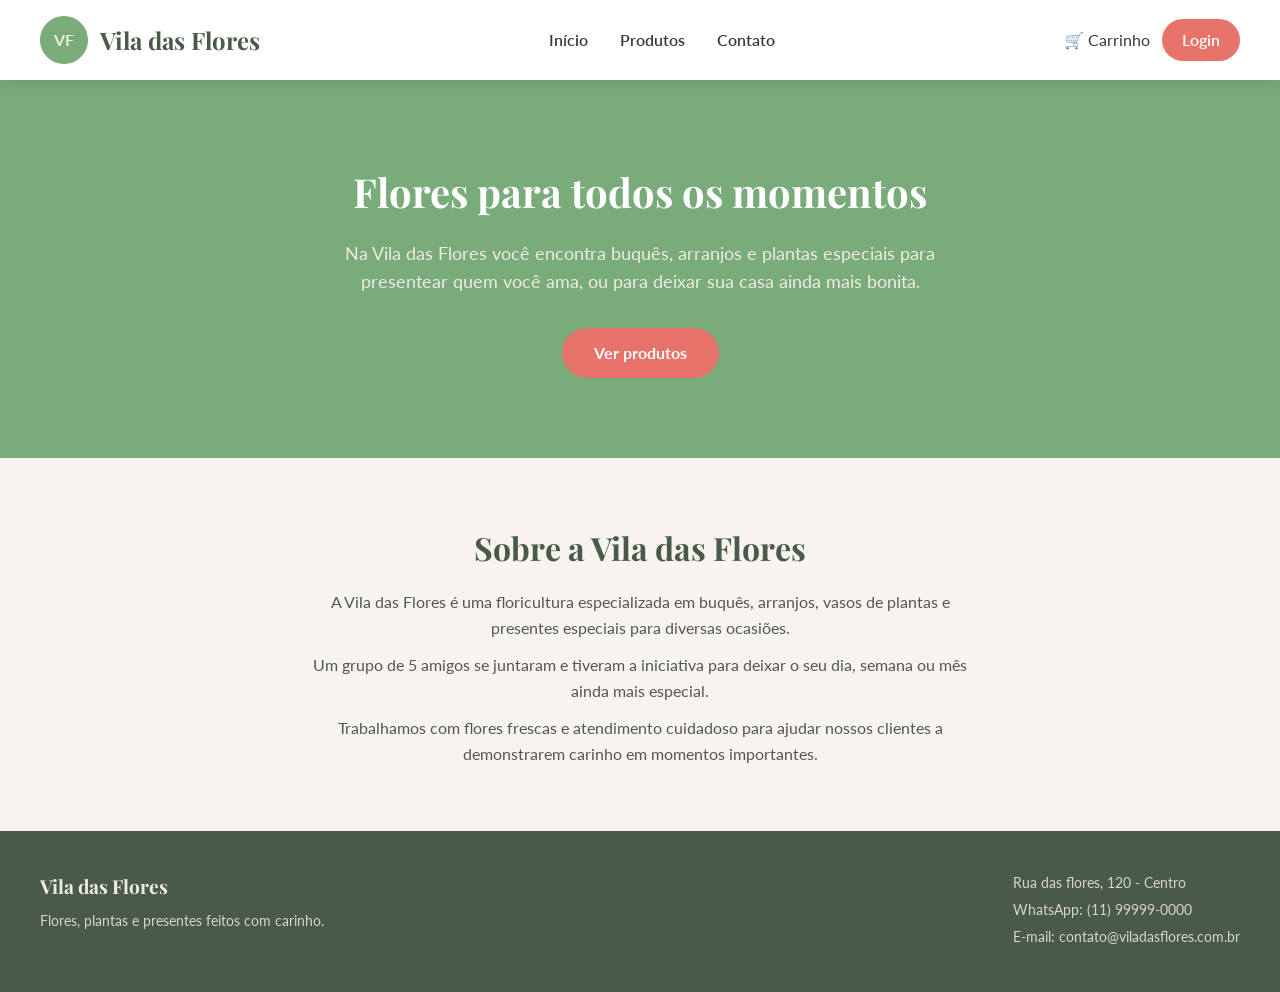
<file: index.html>
<!DOCTYPE html>
<html lang="pt-br">
<head>
    <meta charset="UTF-8">
    <meta name="viewport" content="width=device-width, initial-scale=1.0">
    <title>Vila das Flores</title>
    <link rel="preconnect" href="https://fonts.googleapis.com">
    <link href="https://fonts.googleapis.com/css2?family=Playfair+Display:wght@400;700&family=Lato:wght@400;600;700&display=swap" rel="stylesheet">
    <link rel="stylesheet" href="style.css">
</head>
<body>

<!-- Ícone de usuário logado OU botão de login -->
<div class="usuario-logado" id="iconeLogado" style="display:none" title="Logado">
    <svg xmlns="http://www.w3.org/2000/svg" viewBox="0 0 24 24" fill="currentColor" width="28" height="28">
        <circle cx="12" cy="8" r="4"/>
        <path d="M4 20c0-4 3.6-7 8-7s8 3 8 7"/>
    </svg>
</div>

<button id="btnSair" onclick="sair()" style="display:none">Sair</button>


<!--BANNER PRINCIPAL -->
<section class="banner">
    <div class="banner-texto">
        <h2>Flores para todos os momentos</h2>
        <p>Na Vila das Flores você encontra buquês, arranjos e plantas
      especiais para presentear quem você ama, ou para deixar sua casa ainda mais bonita.</p>
        <a href="produto_index.html">Ver produtos</a>
    </div>
</section>

<!--INFORMAÇÕES DA LOJA -->
<section class="sobre">
    <h2>Sobre a Vila das Flores</h2>
    <p>A Vila das Flores é uma floricultura especializada em buquês,
    arranjos, vasos de plantas e presentes especiais para diversas ocasiões.</p>
    <p>Um grupo de 5 amigos se juntaram e tiveram a iniciativa para deixar o seu dia, semana ou mês ainda mais especial.</p>
    <p>Trabalhamos com flores frescas e atendimento cuidadoso para ajudar
    nossos clientes a demonstrarem carinho em momentos importantes.</p>
</section>

<!-- SEÇÃO DE CONTATO -->
<footer id="contato">
    <div>
        <h3>Vila das Flores</h3>
        <p>Flores, plantas e presentes feitos com carinho.</p>
    </div>
    <div id="info-contato">
        <p>Rua das flores, 120 - Centro</p>
        <p>WhatsApp: (11) 99999-0000</p>
        <p>E-mail: contato@viladasflores.com.br</p>
    </div>
</footer>

<script src="nav.js"></script>
</body>
</html>
</file>
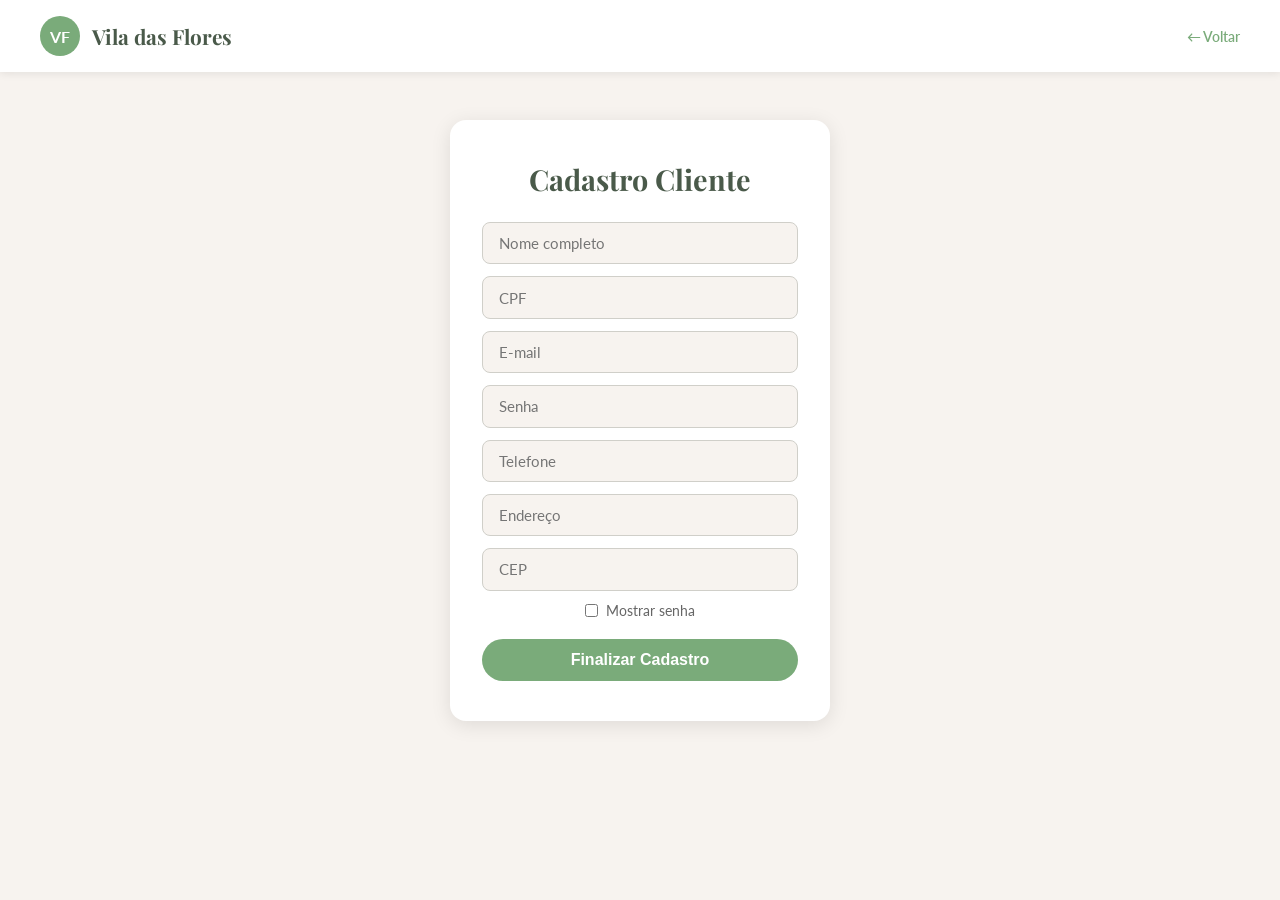
<file: Cadastro Cliente_Julia.html>
<!DOCTYPE html>
<html lang="pt-br">
<head>
    <meta charset="UTF-8">
    <meta name="viewport" content="width=device-width, initial-scale=1.0">
    <title>Cadastro Cliente – Vila das Flores</title>
    <link rel="preconnect" href="https://fonts.googleapis.com">
    <link href="https://fonts.googleapis.com/css2?family=Playfair+Display:wght@400;700&family=Lato:wght@400;600;700&display=swap" rel="stylesheet">
    <style>
        :root {
            --cor-primaria: #7aab7a;
            --cor-acento: #e8736a;
            --cor-fundo: #f7f3ef;
            --cor-escura: #4a5a4a;
            --cor-texto: #3a3a3a;
            --fonte-titulo: 'Playfair Display', serif;
            --fonte-corpo: 'Lato', sans-serif;
        }
        * { margin: 0; padding: 0; box-sizing: border-box; }
        body {
            font-family: var(--fonte-corpo);
            background-color: var(--cor-fundo);
            color: var(--cor-texto);
            min-height: 100vh;
            display: flex;
            flex-direction: column;
            align-items: center;
        }
        .topo {
            width: 100%;
            background: white;
            padding: 1rem 2.5rem;
            display: flex;
            align-items: center;
            gap: 0.75rem;
            box-shadow: 0 2px 8px rgba(0,0,0,0.08);
        }
        .logo-circulo {
            width: 40px; height: 40px;
            background: var(--cor-primaria);
            color: white;
            border-radius: 50%;
            display: flex; align-items: center; justify-content: center;
            font-weight: 700;
        }
        .topo h1 { font-family: var(--fonte-titulo); font-size: 1.3rem; color: var(--cor-escura); }
        .topo a { margin-left: auto; font-size: 0.9rem; color: var(--cor-primaria); font-weight: 600; text-decoration: none; }

        .container {
            background: white;
            padding: 2.5rem 2rem;
            width: 380px;
            margin: 3rem auto;
            border-radius: 16px;
            box-shadow: 0 4px 20px rgba(0,0,0,0.10);
            text-align: center;
        }
        .container h2 {
            font-family: var(--fonte-titulo);
            color: var(--cor-escura);
            font-size: 1.8rem;
            margin-bottom: 1.5rem;
        }
        input[type="text"], input[type="email"], input[type="password"] {
            width: 100%;
            padding: 0.7rem 1rem;
            margin-bottom: 0.75rem;
            border: 1.5px solid #d0cfc9;
            border-radius: 8px;
            font-family: var(--fonte-corpo);
            font-size: 0.95rem;
            background: var(--cor-fundo);
            color: var(--cor-texto);
            outline: none;
            transition: border 0.2s;
        }
        input:focus { border-color: var(--cor-primaria); }
        .label-checkbox {
            display: flex; align-items: center; gap: 0.5rem;
            font-size: 0.85rem; color: #666;
            margin-bottom: 1.25rem; justify-content: center;
        }
        .btn-principal {
            width: 100%; padding: 0.75rem;
            background: var(--cor-primaria); color: white;
            border: none; border-radius: 999px;
            font-weight: 700; font-size: 1rem;
            cursor: pointer; transition: opacity 0.2s;
        }
        .btn-principal:hover { opacity: 0.85; }
    </style>
</head>
<body>

<div class="topo">
    <div class="logo-circulo">VF</div>
    <h1>Vila das Flores</h1>
    <a href="Login_julia.html">← Voltar</a>
</div>

<div class="container">
    <h2>Cadastro Cliente</h2>

    <input type="text" id="nome" placeholder="Nome completo"
        oninput="this.value=this.value.replace(/[^A-Za-zÀ-ÿ\s]/g,'')">
    <input type="text" id="cpf" placeholder="CPF" maxlength="11"
        oninput="this.value=this.value.replace(/[^0-9]/g,'')">
    <input type="email" id="email" placeholder="E-mail">
    <input type="password" id="senha" placeholder="Senha">
    <input type="text" id="telefone" placeholder="Telefone" maxlength="11"
        oninput="this.value=this.value.replace(/[^0-9]/g,'')">
    <input type="text" id="endereco" placeholder="Endereço">
    <input type="text" id="cep" placeholder="CEP" maxlength="8"
        oninput="this.value=this.value.replace(/[^0-9]/g,'')">

    <label class="label-checkbox">
        <input type="checkbox" onclick="mostrarSenha()">
        Mostrar senha
    </label>

    <button class="btn-principal" onclick="cadastroClientes()">Finalizar Cadastro</button>
</div>

<script src="cadastroCliente.js"></script>
<script>
function mostrarSenha() {
    let s = document.getElementById("senha");
    s.type = s.type === "password" ? "text" : "password";
}
</script>
</body>
</html>
</file>
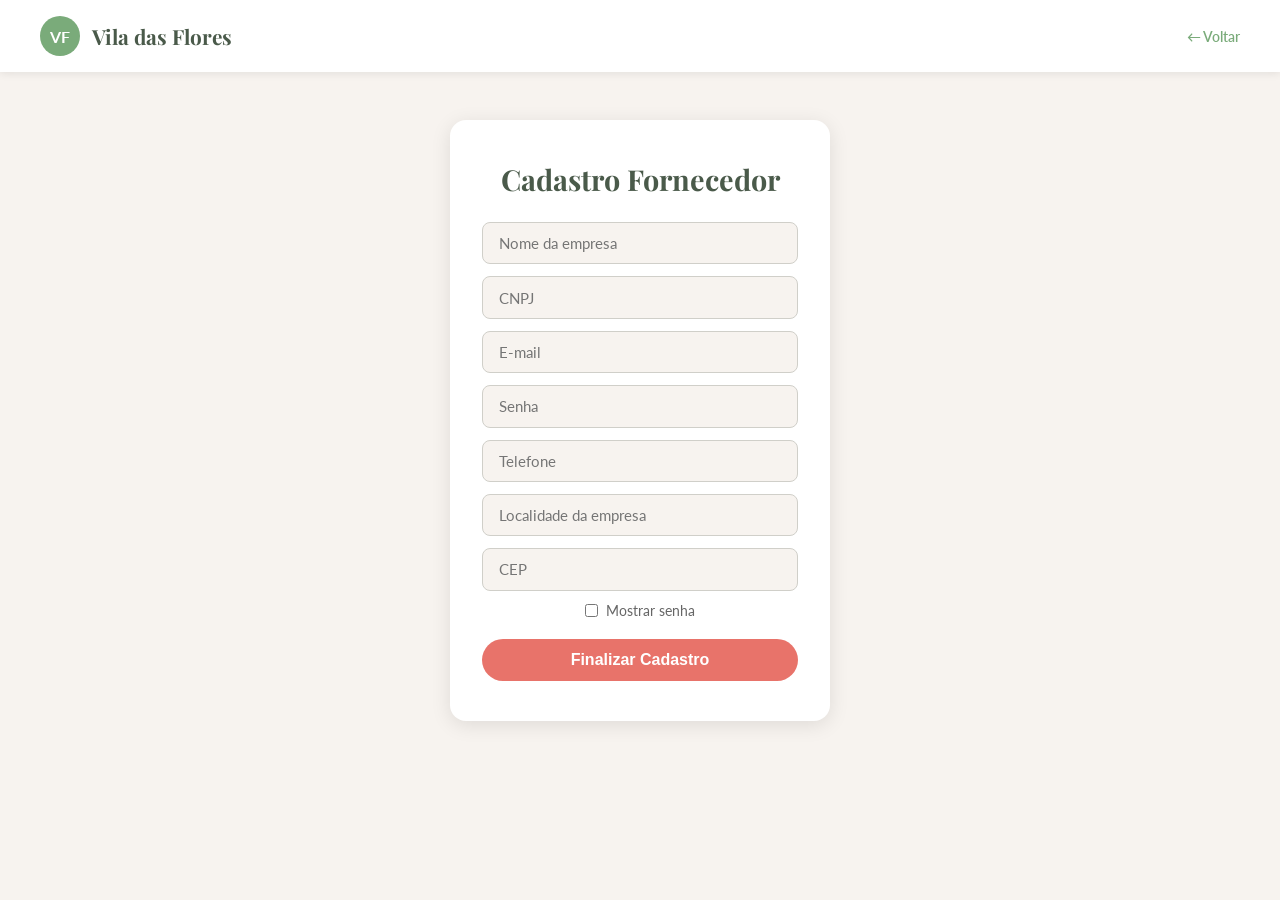
<file: Cadastro Fornecedor_julia.html>
<!DOCTYPE html>
<html lang="pt-br">
<head>
    <meta charset="UTF-8">
    <meta name="viewport" content="width=device-width, initial-scale=1.0">
    <title>Cadastro Fornecedor – Vila das Flores</title>
    <link rel="preconnect" href="https://fonts.googleapis.com">
    <link href="https://fonts.googleapis.com/css2?family=Playfair+Display:wght@400;700&family=Lato:wght@400;600;700&display=swap" rel="stylesheet">
    <style>
        :root {
            --cor-primaria: #7aab7a;
            --cor-acento: #e8736a;
            --cor-fundo: #f7f3ef;
            --cor-escura: #4a5a4a;
            --cor-texto: #3a3a3a;
            --fonte-titulo: 'Playfair Display', serif;
            --fonte-corpo: 'Lato', sans-serif;
        }
        * { margin: 0; padding: 0; box-sizing: border-box; }
        body {
            font-family: var(--fonte-corpo);
            background-color: var(--cor-fundo);
            color: var(--cor-texto);
            min-height: 100vh;
            display: flex;
            flex-direction: column;
            align-items: center;
        }
        .topo {
            width: 100%;
            background: white;
            padding: 1rem 2.5rem;
            display: flex;
            align-items: center;
            gap: 0.75rem;
            box-shadow: 0 2px 8px rgba(0,0,0,0.08);
        }
        .logo-circulo {
            width: 40px; height: 40px;
            background: var(--cor-primaria);
            color: white;
            border-radius: 50%;
            display: flex; align-items: center; justify-content: center;
            font-weight: 700;
        }
        .topo h1 { font-family: var(--fonte-titulo); font-size: 1.3rem; color: var(--cor-escura); }
        .topo a { margin-left: auto; font-size: 0.9rem; color: var(--cor-primaria); font-weight: 600; text-decoration: none; }

        .container {
            background: white;
            padding: 2.5rem 2rem;
            width: 380px;
            margin: 3rem auto;
            border-radius: 16px;
            box-shadow: 0 4px 20px rgba(0,0,0,0.10);
            text-align: center;
        }
        .container h2 {
            font-family: var(--fonte-titulo);
            color: var(--cor-escura);
            font-size: 1.8rem;
            margin-bottom: 1.5rem;
        }
        input[type="text"], input[type="email"], input[type="password"] {
            width: 100%;
            padding: 0.7rem 1rem;
            margin-bottom: 0.75rem;
            border: 1.5px solid #d0cfc9;
            border-radius: 8px;
            font-family: var(--fonte-corpo);
            font-size: 0.95rem;
            background: var(--cor-fundo);
            color: var(--cor-texto);
            outline: none;
            transition: border 0.2s;
        }
        input:focus { border-color: var(--cor-primaria); }
        .label-checkbox {
            display: flex; align-items: center; gap: 0.5rem;
            font-size: 0.85rem; color: #666;
            margin-bottom: 1.25rem; justify-content: center;
        }
        .btn-principal {
            width: 100%; padding: 0.75rem;
            background: var(--cor-acento); color: white;
            border: none; border-radius: 999px;
            font-weight: 700; font-size: 1rem;
            cursor: pointer; transition: opacity 0.2s;
        }
        .btn-principal:hover { opacity: 0.85; }
    </style>
</head>
<body>

<div class="topo">
    <div class="logo-circulo">VF</div>
    <h1>Vila das Flores</h1>
    <a href="Login_julia.html">← Voltar</a>
</div>

<div class="container">
    <h2>Cadastro Fornecedor</h2>

    <input type="text" id="nome" placeholder="Nome da empresa">
    <input type="text" id="cnpj" placeholder="CNPJ" maxlength="14"
        oninput="this.value=this.value.replace(/[^0-9]/g,'')">
    <input type="email" id="email" placeholder="E-mail">
    <input type="password" id="senha" placeholder="Senha">
    <input type="text" id="telefone" placeholder="Telefone" maxlength="11"
        oninput="this.value=this.value.replace(/[^0-9]/g,'')">
    <input type="text" id="localidade" placeholder="Localidade da empresa">
    <input type="text" id="cep" placeholder="CEP" maxlength="8"
        oninput="this.value=this.value.replace(/[^0-9]/g,'')">

    <label class="label-checkbox">
        <input type="checkbox" onclick="mostrarSenha()">
        Mostrar senha
    </label>

    <button class="btn-principal" onclick="cadastrarFornecedor()">Finalizar Cadastro</button>
</div>

<script src="cadastroFornecedor.js"></script>
<script>
function mostrarSenha() {
    let s = document.getElementById("senha");
    s.type = s.type === "password" ? "text" : "password";
}
</script>
</body>
</html>
</file>
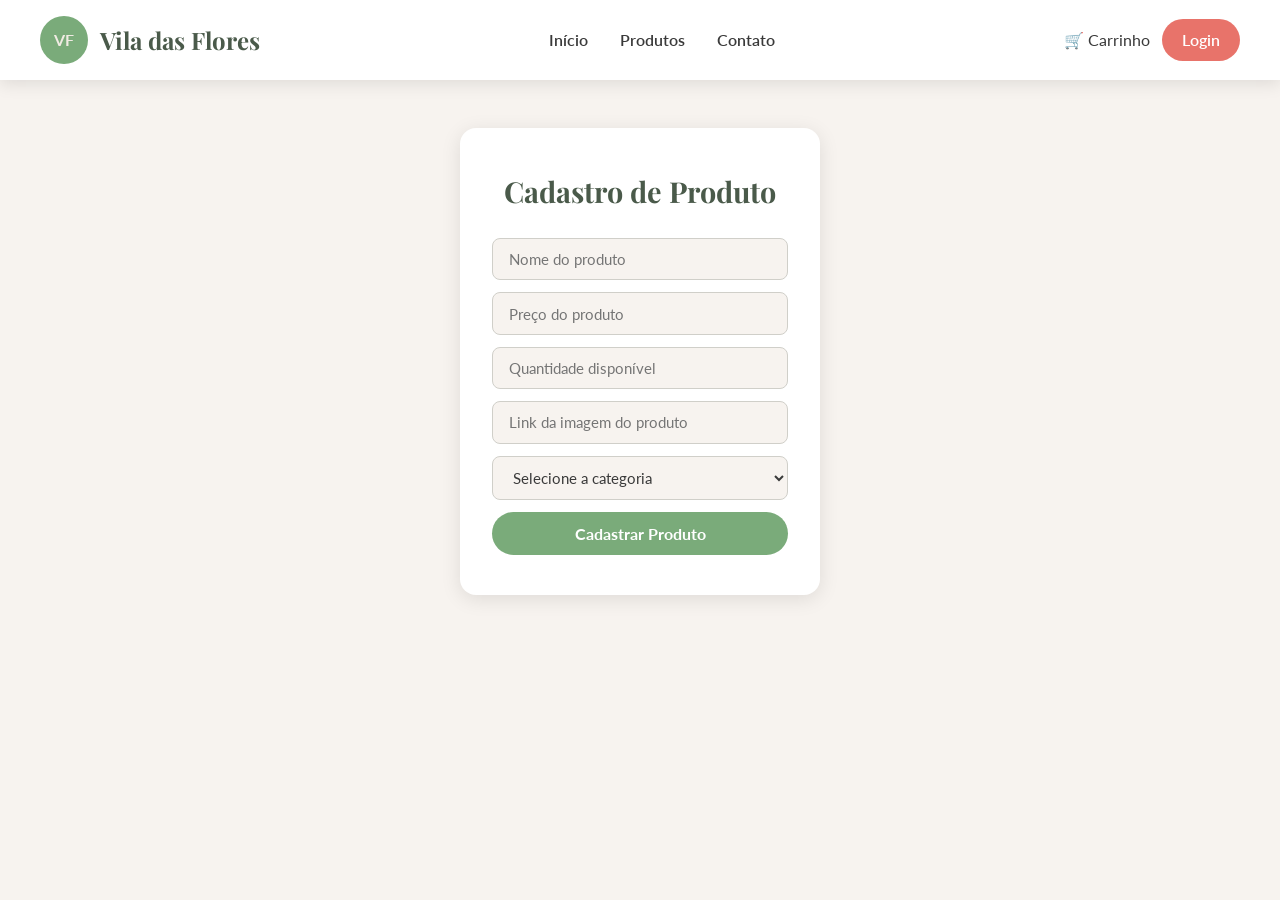
<file: cadastroProdutos.html>
<!DOCTYPE html>
<html lang="pt-br">
<head>
    <link rel="preconnect" href="https://fonts.googleapis.com">
    <link href="https://fonts.googleapis.com/css2?family=Playfair+Display:wght@400;700&family=Lato:wght@400;600;700&display=swap" rel="stylesheet">
    <link rel="stylesheet" href="style.css"> 
</head>
<meta charset="UTF-8">
<meta name="viewport" content="width=device-width, initial-scale=1.0">

<title>Cadastro de Produtos</title>

<style>

    body {
        font-family: var(--fonte-corpo);
        background-color: var(--cor-fundo);
        color: var(--cor-texto);
        min-height: 100vh;
        margin: 0;
        padding: 0;
    }

    .container {
        width: 360px;
        background: white;
        margin: 3rem auto;
        padding: 2.5rem 2rem;
        border-radius: 16px;
        box-shadow: 0 4px 20px rgba(0,0,0,0.10);
        text-align: center;
    }

    .container h2 {
        font-family: var(--fonte-titulo);
        color: var(--cor-escura);
        font-size: 1.8rem;
        margin-bottom: 1.5rem;
    }

    input,
    select {
        width: 100%;
        padding: 0.7rem 1rem;
        margin-bottom: 0.75rem;
        border: 1.5px solid #d0cfc9;
        border-radius: 8px;
        box-sizing: border-box;
        font-family: var(--fonte-corpo);
        font-size: 0.95rem;
        background: var(--cor-fundo);
        color: var(--cor-texto);
        outline: none;
        transition: border 0.2s;
    }

    input:focus,
    select:focus {
        border-color: var(--cor-primaria);
    }

    button {
        width: 100%;
        padding: 0.75rem;
        border: none;
        border-radius: 999px;
        background: var(--cor-primaria);
        color: white;
        font-family: var(--fonte-corpo);
        font-weight: 700;
        font-size: 1rem;
        cursor: pointer;
        transition: opacity 0.2s;
    }

    button:hover {
        opacity: 0.85;
    }
</style>

    </head>

<body>

<div class="container">

<h2>Cadastro de Produto</h2>

<input type="text"
id="nomeProduto"
placeholder="Nome do produto"
required>

<input type="number"
id="precoProduto"
placeholder="Preço do produto"
required>

    <input
        type="number"
        id="quantidadeProduto"
        placeholder="Quantidade disponível"
        min="1"
         required
    >
    <input
        type="url"
        id="imagemProduto"
        placeholder="Link da imagem do produto"
    >

<select id="categoria">
    <option value="">Selecione a categoria</option>
    <option value="Flores">Flores</option>
    <option value="Buquês">Buquês</option>
    <option value="Vasos">Vasos</option>
    <option value="Decoração">Decoração</option>
</select>

<button onclick="cadastrarProduto()">
Cadastrar Produto
</button>

</div>
<script src="nav.js"></script>
<script src="cadastroProdutos.js"></script>

</body>
</html>
</file>
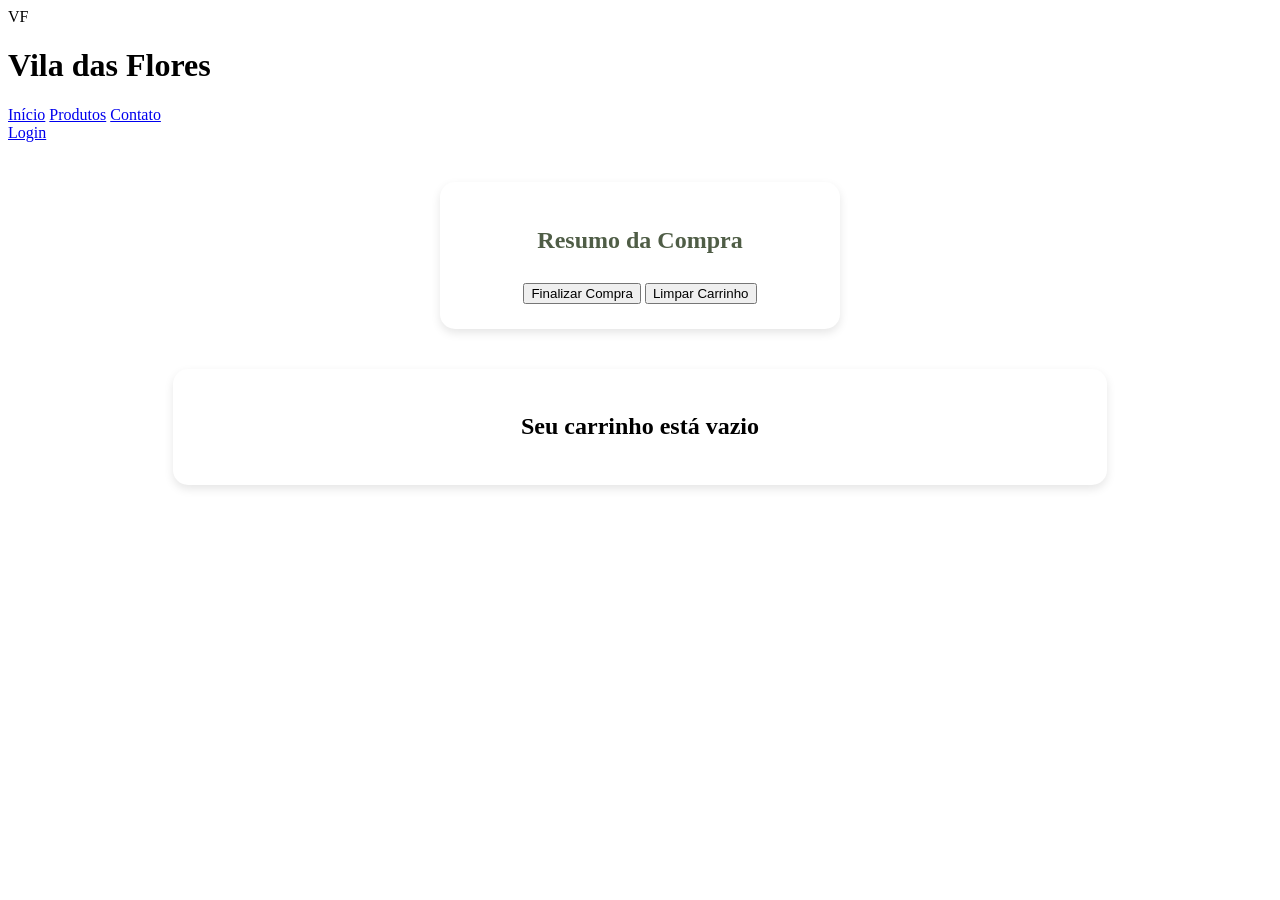
<file: carrinho.html>
<!DOCTYPE html>
<html lang="pt-br">
<head>
    <meta charset="UTF-8">
    <meta name="viewport" content="width=device-width, initial-scale=1.0">
    <title>Carrinho – Vila das Flores</title>
    <link rel="preconnect" href="https://fonts.googleapis.com">
    <link href="https://fonts.googleapis.com/css2?family=Playfair+Display:wght@400;700&family=Lato:wght@400;600;700&display=swap" rel="stylesheet">
    <link rel="stylesheet" href="carrinho.css">
</head>
<body>

    <div id="resumo">
        <h2>Resumo da Compra</h2>
        <p id="quantidadeItens"></p>
        <h3 id="total"></h3>
        <button onclick="finalizarCompra()">Finalizar Compra</button>
        <button onclick="limparCarrinho()">Limpar Carrinho</button>
    </div>

    <div id="carrinho"></div>

    <script src="nav.js"></script>
    <script src="carrinho.js"></script>
</body>
</html>
</file>
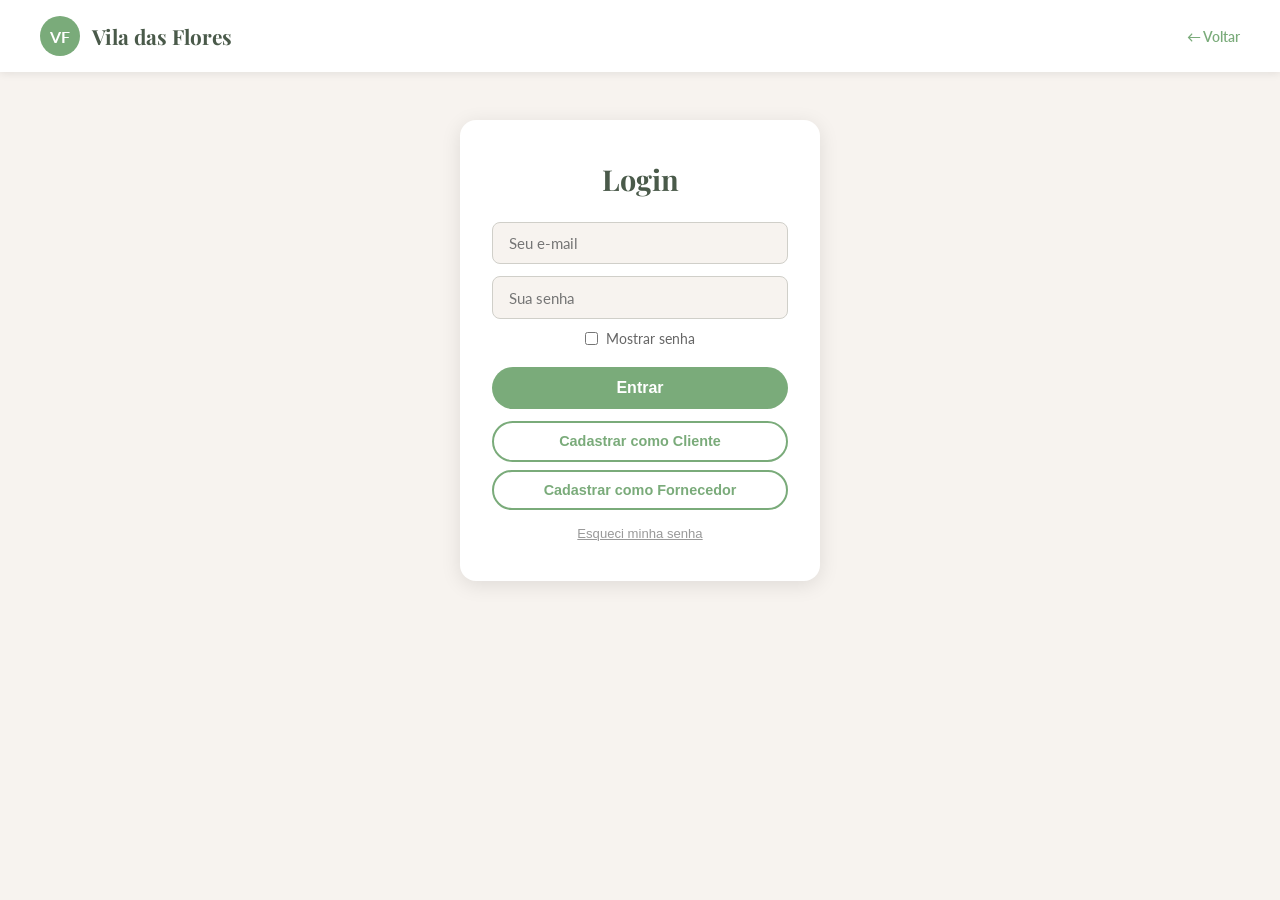
<file: Login_julia.html>
<!DOCTYPE html>
<html lang="pt-br">
<head>
    <meta charset="UTF-8">
    <meta name="viewport" content="width=device-width, initial-scale=1.0">
    <title>Login – Vila das Flores</title>
    <link rel="preconnect" href="https://fonts.googleapis.com">
    <link href="https://fonts.googleapis.com/css2?family=Playfair+Display:wght@400;700&family=Lato:wght@400;600;700&display=swap" rel="stylesheet">
    <style>
        :root {
            --cor-primaria: #7aab7a;
            --cor-acento: #e8736a;
            --cor-fundo: #f7f3ef;
            --cor-escura: #4a5a4a;
            --cor-texto: #3a3a3a;
            --fonte-titulo: 'Playfair Display', serif;
            --fonte-corpo: 'Lato', sans-serif;
        }

        * { margin: 0; padding: 0; box-sizing: border-box; }

        body {
            font-family: var(--fonte-corpo);
            background-color: var(--cor-fundo);
            color: var(--cor-texto);
            min-height: 100vh;
            display: flex;
            flex-direction: column;
            align-items: center;
        }

        /* mini header */
        .topo {
            width: 100%;
            background: white;
            padding: 1rem 2.5rem;
            display: flex;
            align-items: center;
            gap: 0.75rem;
            box-shadow: 0 2px 8px rgba(0,0,0,0.08);
        }
        .logo-circulo {
            width: 40px; height: 40px;
            background: var(--cor-primaria);
            color: white;
            border-radius: 50%;
            display: flex; align-items: center; justify-content: center;
            font-weight: 700;
        }
        .topo h1 {
            font-family: var(--fonte-titulo);
            font-size: 1.3rem;
            color: var(--cor-escura);
        }
        .topo a { margin-left: auto; font-size: 0.9rem; color: var(--cor-primaria); font-weight: 600; text-decoration: none; }

        /* card */
        .container {
            background: white;
            padding: 2.5rem 2rem;
            width: 360px;
            margin: 3rem auto;
            border-radius: 16px;
            box-shadow: 0 4px 20px rgba(0,0,0,0.10);
            text-align: center;
        }

        .container h2 {
            font-family: var(--fonte-titulo);
            color: var(--cor-escura);
            font-size: 1.8rem;
            margin-bottom: 1.5rem;
        }

        input[type="email"],
        input[type="password"],
        input[type="text"] {
            width: 100%;
            padding: 0.7rem 1rem;
            margin-bottom: 0.75rem;
            border: 1.5px solid #d0cfc9;
            border-radius: 8px;
            font-family: var(--fonte-corpo);
            font-size: 0.95rem;
            background: var(--cor-fundo);
            color: var(--cor-texto);
            outline: none;
            transition: border 0.2s;
        }
        input:focus { border-color: var(--cor-primaria); }

        .label-checkbox {
            display: flex;
            align-items: center;
            gap: 0.5rem;
            font-size: 0.85rem;
            color: #666;
            margin-bottom: 1.25rem;
            justify-content: center;
        }

        .btn-principal {
            width: 100%;
            padding: 0.75rem;
            background: var(--cor-primaria);
            color: white;
            border: none;
            border-radius: 999px;
            font-weight: 700;
            font-size: 1rem;
            cursor: pointer;
            margin-bottom: 0.75rem;
            transition: opacity 0.2s;
        }
        .btn-principal:hover { opacity: 0.85; }

        .btn-secundario {
            width: 100%;
            padding: 0.65rem;
            background: transparent;
            color: var(--cor-primaria);
            border: 2px solid var(--cor-primaria);
            border-radius: 999px;
            font-weight: 600;
            font-size: 0.9rem;
            cursor: pointer;
            margin-bottom: 0.5rem;
            transition: background 0.2s, color 0.2s;
        }
        .btn-secundario:hover { background: var(--cor-primaria); color: white; }

        .btn-link {
            background: none;
            border: none;
            color: #999;
            font-size: 0.82rem;
            cursor: pointer;
            margin-top: 0.5rem;
            text-decoration: underline;
        }

        .balao {
            margin-top: 1rem;
            background: #f0faf0;
            border: 1px solid var(--cor-primaria);
            padding: 1rem;
            border-radius: 10px;
            display: none;
            animation: aparecer 0.4s;
            font-size: 0.9rem;
        }

        @keyframes aparecer {
            from { opacity: 0; transform: translateY(-8px); }
            to   { opacity: 1; transform: translateY(0); }
        }
    </style>
</head>
<body>

<div class="topo">
    <div class="logo-circulo">VF</div>
    <h1>Vila das Flores</h1>
    <a href="index.html">← Voltar</a>
</div>

<div class="container">
    <h2>Login</h2>

    <input type="email" id="email" placeholder="Seu e-mail">
    <input type="password" id="senha" placeholder="Sua senha">

    <label class="label-checkbox">
        <input type="checkbox" onclick="mostrarSenha()">
        Mostrar senha
    </label>

    <button class="btn-principal" onclick="entrar()">Entrar</button>
    <button class="btn-secundario" onclick="window.location.href='Cadastro Cliente_Julia.html'">Cadastrar como Cliente</button>
    <button class="btn-secundario" onclick="window.location.href='Cadastro Fornecedor_julia.html'">Cadastrar como Fornecedor</button>
    <button class="btn-link" onclick="recuperarSenha()">Esqueci minha senha</button>

    <div class="balao" id="balaoSenha"></div>
</div>

<script src="Login.js"></script>
<script>
function mostrarSenha() {
    let senha = document.getElementById("senha");
    senha.type = senha.type === "password" ? "text" : "password";
}

function recuperarSenha() {
    let email = prompt("Digite seu email cadastrado:");
    if (!email) return;
    let usuario = JSON.parse(localStorage.getItem(email));
    let balao = document.getElementById("balaoSenha");
    balao.style.display = "block";
    if (usuario) {
        balao.innerHTML = `<strong>Usuário encontrado</strong><br>Nome: ${usuario.nome}<br>Senha: ${usuario.senha}`;
    } else {
        balao.innerHTML = `<strong>Email não encontrado.</strong>`;
    }
}
</script>
</body>
</html>
</file>
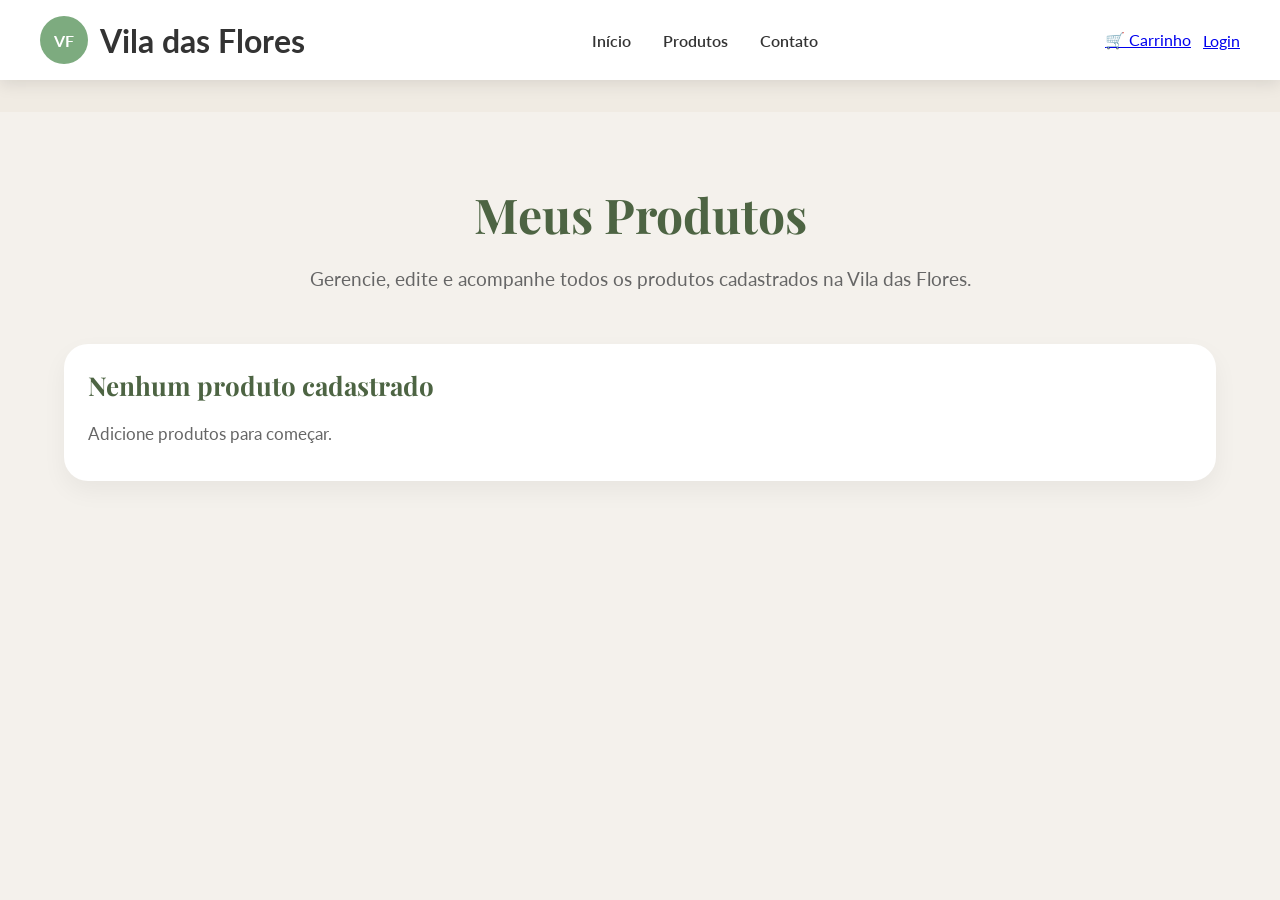
<file: meusProdutos.html>
<!DOCTYPE html>
<html lang="pt-br">

<head>

    <meta charset="UTF-8">

    <meta
        name="viewport"
        content="width=device-width, initial-scale=1.0"
    >

    <title>Meus Produtos</title>

    <!-- FONTES -->

    <link
        rel="preconnect"
        href="https://fonts.googleapis.com"
    >

    <link
        href="https://fonts.googleapis.com/css2?family=Playfair+Display:wght@400;700&family=Lato:wght@400;600;700&display=swap"
        rel="stylesheet"
    >

    <!-- CSS -->

    <link
        rel="stylesheet"
        href="meusProdutos.css"
    >

</head>

<body>

    <!-- TOPO -->

    <section class="topo">

        <h1>
            Meus Produtos
        </h1>

        <p>
            Gerencie, edite e acompanhe todos
            os produtos cadastrados na
            Vila das Flores.
        </p>

    </section>

    <!-- PRODUTOS -->

    <main>

        <section
            id="listaProdutos"
            class="grid-produtos"
        >

        </section>

    </main>

    <!-- JS -->
    <script src="nav.js"></script>
    <script src="meusProdutos.js"></script>

</body>

</html>
</file>
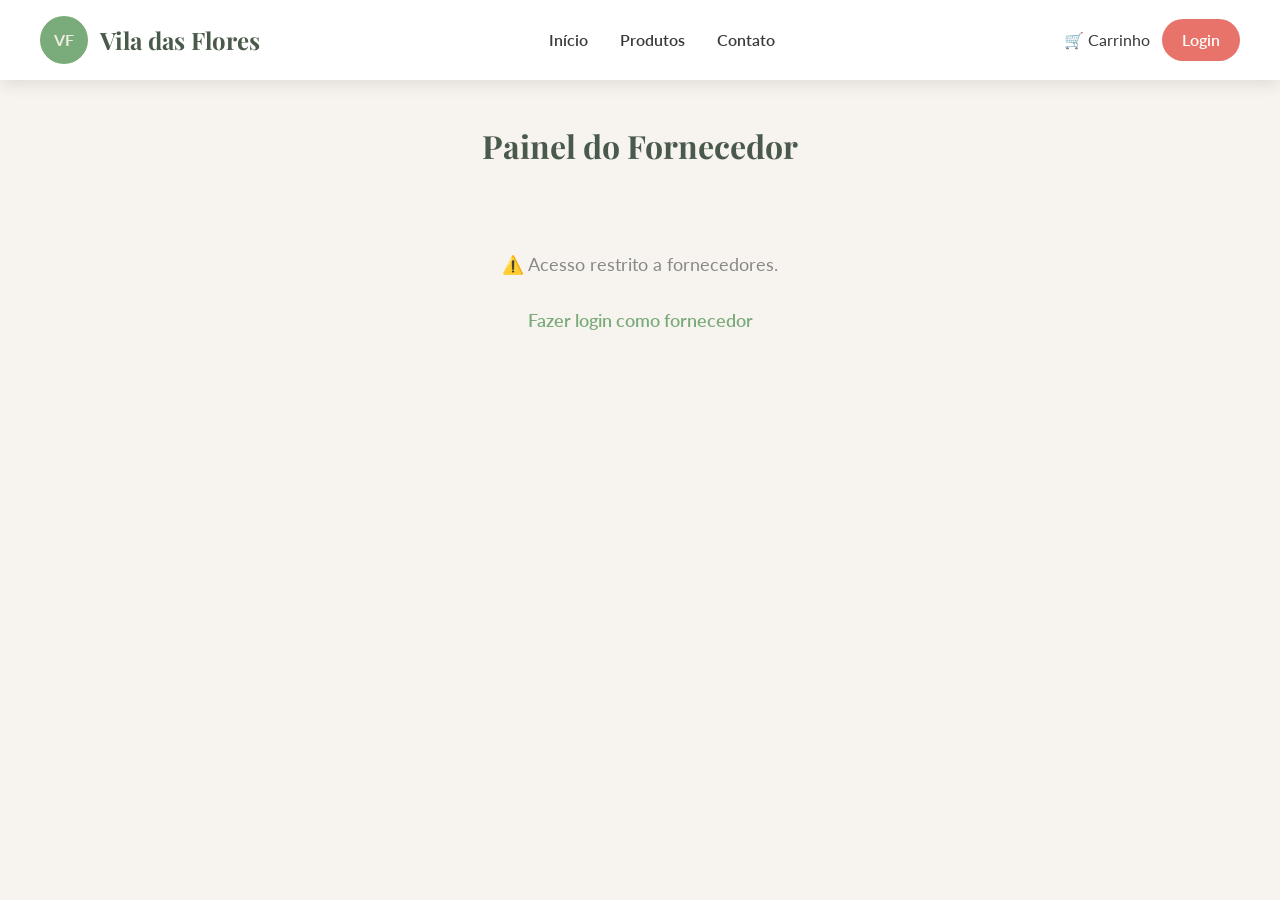
<file: relatorioFornecedor.html>
<!DOCTYPE html>
<html lang="pt-br">
<head>
    <meta charset="UTF-8">
    <meta name="viewport" content="width=device-width, initial-scale=1.0">
    <title>Relatório – Vila das Flores</title>
    <link rel="preconnect" href="https://fonts.googleapis.com">
    <link href="https://fonts.googleapis.com/css2?family=Playfair+Display:wght@400;700&family=Lato:wght@400;600;700&display=swap" rel="stylesheet">
    <link rel="stylesheet" href="style.css">
    <style>
        .page-title {
            text-align: center;
            padding: 2.5rem 1rem 1rem;
            font-family: var(--fonte-titulo);
            font-size: 2rem;
            color: var(--cor-escura);
        }
        .container {
            width: 90%;
            max-width: 1100px;
            margin: 0 auto 3rem;
        }
        .cards {
            display: grid;
            grid-template-columns: repeat(auto-fit, minmax(200px, 1fr));
            gap: 1.25rem;
            margin-bottom: 2.5rem;
        }
        .card {
            background: white;
            padding: 1.5rem;
            border-radius: 14px;
            box-shadow: 0 4px 16px rgba(0,0,0,0.08);
            text-align: center;
            transition: transform 0.25s;
        }
        .card:hover { transform: translateY(-4px); }
        .card h2 { color: var(--cor-escura); font-size: 1rem; margin-bottom: 0.75rem; font-weight: 600; }
        .card p { font-size: 2rem; font-weight: 700; color: var(--cor-primaria); }
        .section-title {
            font-family: var(--fonte-titulo);
            font-size: 1.4rem;
            color: var(--cor-escura);
            margin-bottom: 1.25rem;
        }
        #listaProdutos {
            display: grid;
            grid-template-columns: repeat(auto-fit, minmax(240px, 1fr));
            gap: 1.25rem;
        }
        .produto-relatorio {
            background: white;
            padding: 1.25rem;
            border-radius: 14px;
            box-shadow: 0 4px 16px rgba(0,0,0,0.08);
        }
        .produto-relatorio h3 { color: var(--cor-escura); font-family: var(--fonte-titulo); margin-bottom: 0.5rem; }
        .produto-relatorio p { font-size: 0.9rem; color: #666; margin: 4px 0; }
        .produto-relatorio button {
            margin-top: 0.75rem;
            background: var(--cor-acento);
            color: white;
            border: none;
            padding: 0.5rem 1rem;
            border-radius: 999px;
            cursor: pointer;
            font-weight: 600;
            font-size: 0.85rem;
        }
        .sem-acesso {
            text-align: center;
            padding: 4rem 2rem;
            font-size: 1.1rem;
            color: #888;
        }
    </style>
</head>
<body>

<script src="nav.js"></script>

<h1 class="page-title">Painel do Fornecedor</h1>
<div class="container" id="conteudo"></div>

<script>
    let tipo = localStorage.getItem("tipoUsuario");
    let fornecedorLogado = localStorage.getItem("fornecedorLogado");
    let conteudo = document.getElementById("conteudo");

    if (tipo !== "fornecedor") {
        conteudo.innerHTML = `<div class="sem-acesso">
            <p>⚠️ Acesso restrito a fornecedores.</p>
            <br>
            <a href="Login_julia.html" style="color: var(--cor-primaria); font-weight:600;">Fazer login como fornecedor</a>
        </div>`;
    } else {
        // 1. Cria o HTML dos cards e lista primeiro
        conteudo.innerHTML = `
            <div class="cards">
                <div class="card"><h2>Total de Produtos</h2><p id="totalProdutos">0</p></div>
                <div class="card"><h2>Valor Total em Estoque</h2><p id="valorTotal">R$ 0</p></div>
                <div class="card"><h2>Categorias</h2><p id="totalCategorias">0</p></div>
            </div>
            <h2 class="section-title">Produtos Cadastrados</h2>
            <div id="listaProdutos"></div>
        `;

        // 2. Agora que os elementos existem, preenche os dados
        let produtos = JSON.parse(localStorage.getItem("produtos")) || [];
        let meusProdutos = produtos.filter(p => p.fornecedor === fornecedorLogado);

        document.getElementById("totalProdutos").innerText = meusProdutos.length;

        let valorTotal = meusProdutos.reduce((soma, p) => soma + Number(p.preco), 0);
        document.getElementById("valorTotal").innerText = "R$ " + valorTotal.toFixed(2);

        let categorias = [...new Set(meusProdutos.map(p => p.categoria))];
        document.getElementById("totalCategorias").innerText = categorias.length;

        let lista = document.getElementById("listaProdutos");

        if (meusProdutos.length === 0) {
            lista.innerHTML = "<p style='color:#888;'>Nenhum produto cadastrado ainda.</p>";
        } else {
            meusProdutos.forEach((produto, index) => {
                lista.innerHTML += `
                <div class="produto-relatorio">
                    <h3>${produto.nome}</h3>
                    <p><strong>Categoria:</strong> ${produto.categoria}</p>
                    <p><strong>Preço:</strong> R$ ${parseFloat(produto.preco).toFixed(2)}</p>
                    <p><strong>Estoque:</strong> ${produto.quantidade}</p>
                    <button onclick="removerProduto(${index})">Excluir Produto</button>
                </div>`;
            });
        }
    }

    function removerProduto(index) {
        if (!confirm("Deseja excluir este produto?")) return;

        let fornecedorLogado = localStorage.getItem("fornecedorLogado");
        let produtos = JSON.parse(localStorage.getItem("produtos")) || [];
        let meusProdutos = produtos.filter(p => p.fornecedor === fornecedorLogado);
        let produtoRemover = meusProdutos[index];
        produtos.splice(produtos.indexOf(produtoRemover), 1);
        localStorage.setItem("produtos", JSON.stringify(produtos));
        location.reload();
    }
</script>
</body>
</html>
</file>
<file: style.css>
/* ==============================
   VARIÁVEIS GLOBAIS
   ============================== */
:root {
    --cor-fundo: #f7f3ef;          /* fundo principal — off-white quente */
    --cor-primaria: #7aab7a;       /* verde da logo */
    --cor-acento: #e8736a;         /* rosa/salmão da logo */
    --cor-texto: #3a3a3a;          /* texto escuro */
    --cor-texto-claro: #f0ebe3;    /* texto sobre fundos escuros */
    --cor-escura: #4a5a4a;         /* verde bem escuro, para footer etc */

    --fonte-titulo: 'Playfair Display', serif;  /* elegante, combina com floricultura */
    --fonte-corpo: 'Lato', sans-serif;

    --sombra: 0 4px 16px rgba(0,0,0,0.10);
    --raio: 12px;
}

/* ==============================
   RESET BÁSICO
   ============================== */
*, *::before, *::after {
    margin: 0;
    padding: 0;
    box-sizing: border-box;
}

body {
    font-family: var(--fonte-corpo);
    background-color: var(--cor-fundo);
    color: var(--cor-texto);
    line-height: 1.6;
}

img {
    max-width: 100%;
    display: block;
}

a {
    text-decoration: none;
    color: inherit;
}
/* ==============================
   HEADER
   ============================== */
header {
    display: flex;
    align-items: center;
    justify-content: space-between;
    padding: 1rem 2.5rem;
    background-color: white;
    box-shadow: var(--sombra);
    position: sticky;    /* fica fixo no topo ao rolar a página */
    top: 0;
    z-index: 100;
}

.logo {
    display: flex;
    align-items: center;
    gap: 0.75rem;
}

.logo-circulo {
    width: 48px;
    height: 48px;
    background-color: var(--cor-primaria);
    color: var(--cor-texto-claro);
    border-radius: 50%;
    display: flex;
    align-items: center;
    justify-content: center;
    font-weight: 700;
    font-size: 1rem;
}

.logo h1 {
    font-family: var(--fonte-titulo);
    font-size: 1.5rem;
    color: var(--cor-escura);
}

nav {
    display: flex;
    gap: 2rem;
}

nav a {
    font-weight: 600;
    color: var(--cor-texto);
    transition: color 0.2s;
}

nav a:hover {
    color: var(--cor-primaria);
}

.botao-login {
    background-color: var(--cor-acento);
    color: white;
    padding: 0.5rem 1.25rem;
    border-radius: 999px;   /* bordas totalmente arredondadas — estilo "pill" */
    font-weight: 600;
    transition: opacity 0.2s;
}

.botao-login:hover {
    opacity: 0.85;
}
/* ==============================
   BANNER
   ============================== */
.banner {
    background-color: var(--cor-primaria);
    padding: 5rem 2.5rem;
    text-align: center;
}

.banner-texto h2 {
    font-family: var(--fonte-titulo);
    font-size: 2.5rem;
    color: white;
    margin-bottom: 1rem;
}

.banner-texto p {
    font-size: 1.1rem;
    color: var(--cor-texto-claro);
    max-width: 600px;
    margin: 0 auto 2rem;
}

.banner-texto a {
    background-color: var(--cor-acento);
    color: white;
    padding: 0.75rem 2rem;
    border-radius: 999px;
    font-weight: 700;
    font-size: 1rem;
    display: inline-block;
    transition: transform 0.2s, opacity 0.2s;
}

.banner-texto a:hover {
    transform: translateY(-2px);
    opacity: 0.9;
}
/* ==============================
   SOBRE
   ============================== */
.sobre {
    max-width: 750px;
    margin: 4rem auto;
    padding: 0 2rem;
    text-align: center;
}

.sobre h2 {
    font-family: var(--fonte-titulo);
    font-size: 2rem;
    color: var(--cor-escura);
    margin-bottom: 1rem;
}

.sobre p {
    margin-bottom: 0.75rem;
    color: #555;
}
/* ==============================
   PRODUTOS
   ============================== */
.produtos {
    padding: 3rem 2.5rem;
    background-color: #f0ebe3;
}

.produtos h2 {
    font-family: var(--fonte-titulo);
    font-size: 2rem;
    text-align: center;
    color: var(--cor-escura);
    margin-bottom: 2rem;
}

.lista-produtos {
    display: grid;
    grid-template-columns: repeat(3, 1fr);  /* 3 colunas iguais */
    gap: 1.5rem;
    max-width: 1100px;
    margin: 0 auto;
}

.produto {
    background-color: white;
    border-radius: var(--raio);
    overflow: hidden;
    box-shadow: var(--sombra);
    transition: transform 0.25s, box-shadow 0.25s;
    text-align: center;
}

.produto:hover {
    transform: translateY(-6px);
    box-shadow: 0 10px 30px rgba(0,0,0,0.13);
}

.produto img {
    width: 100%;
    height: 200px;
    object-fit: cover;   /* recorta a imagem sem distorcer */
}

.produto h3 {
    padding: 0.75rem 1rem 0.25rem;
    font-size: 1rem;
    color: var(--cor-texto);
}

.produto span {
    display: block;
    padding: 0 1rem 1rem;
    color: var(--cor-primaria);
    font-weight: 700;
    font-size: 1.1rem;
}

.produto span::before {
    content: "R$ ";   /* adiciona o símbolo sem mexer no HTML */
}
/* ==============================
   FOOTER
   ============================== */
footer {
    background-color: var(--cor-escura);
    color: var(--cor-texto-claro);
    display: flex;
    justify-content: space-between;
    padding: 2.5rem;
    gap: 2rem;
}

footer h3 {
    font-family: var(--fonte-titulo);
    margin-bottom: 0.5rem;
    font-size: 1.2rem;
}

footer p {
    font-size: 0.9rem;
    opacity: 0.85;
    margin-bottom: 0.25rem;
}
/* ===== CARRINHO ===== */

#carrinho{

    width: 80%;

    margin: 40px auto;
}

.itemCarrinho{

    background: white;

    padding: 25px;

    margin-bottom: 20px;

    border-radius: 15px;

    box-shadow: 0 4px 10px rgba(0,0,0,0.1);

    text-align: center;
}

.itemCarrinho h3{

    color: #4f5d46;

    margin-bottom: 10px;
}

.itemCarrinho p{

    color: #555;

    margin: 8px 0;
}

#resumo{

    background: white;

    width: 320px;

    margin: 40px auto;

    padding: 25px;

    border-radius: 15px;

    box-shadow: 0 4px 10px rgba(0,0,0,0.1);

    text-align: center;
}

#resumo h2{

    color: #4f5d46;

    margin-bottom: 15px;
}

#resumo p,
#resumo h3{

    margin: 10px 0;
}

#resumo button{

    margin-top: 10px;
}
/* ==============================
   ÍCONE DE USUÁRIO LOGADO
   ============================== */
.usuario-logado {
    display: flex;
    align-items: center;
    justify-content: center;
    width: 42px;
    height: 42px;
    background-color: var(--cor-primaria);
    color: white;
    border-radius: 50%;
    cursor: default;
}

/* ==============================
   EFEITO BRILHO NO CONTATO
   ============================== */
@keyframes brilhoTexto {
    0%   { text-shadow: none; opacity: 1; }
    25%  { text-shadow: 0 0 12px #a8d5a2, 0 0 24px #7aab7a; opacity: 0.7; }
    50%  { text-shadow: 0 0 20px #c6eac2, 0 0 40px #7aab7a; opacity: 1; }
    75%  { text-shadow: 0 0 12px #a8d5a2, 0 0 24px #7aab7a; opacity: 0.8; }
    100% { text-shadow: none; opacity: 1; }
}

.brilho-contato p {
    animation: brilhoTexto 1.5s ease-in-out;
    color: #c6f0c2;
}

/* ==============================
   BOTÃO SAIR
   ============================== */
#btnSair {
    background-color: transparent;
    border: 2px solid var(--cor-acento);
    color: var(--cor-acento);
    padding: 0.4rem 1rem;
    border-radius: 999px;
    font-weight: 600;
    cursor: pointer;
    font-size: 0.9rem;
    transition: background 0.2s, color 0.2s;
}

#btnSair:hover {
    background-color: var(--cor-acento);
    color: white;
}

/* ==============================
   BOTÕES DO PAINEL FORNECEDOR
   ============================== */
.btn-painel {
    background-color: var(--cor-primaria);
    color: white;
    border: none;
    padding: 0.6rem 1.4rem;
    border-radius: 999px;
    font-weight: 600;
    cursor: pointer;
    font-size: 0.95rem;
    transition: opacity 0.2s;
}

.btn-painel:hover {
    opacity: 0.85;
}
</file>
<file: carrinho.css>
#carrinho{

    display: flex;
    flex-direction: column;

    align-items: center;

    gap: 20px;

    margin-top: 40px;
}

.itemCarrinho{

    background: white;

    width: 70%;

    padding: 25px;

    border-radius: 15px;

    box-shadow: 0 4px 10px rgba(0,0,0,0.1);

    text-align: center;
}

.itemCarrinho h3{

    margin-bottom: 10px;

    color: #4f5d46;
}

.itemCarrinho p{

    margin: 8px 0;

    color: #555;
}

#resumo{

    background: white;

    width: 350px;

    margin: 40px auto;

    padding: 25px;

    border-radius: 15px;

    box-shadow: 0 4px 10px rgba(0,0,0,0.1);

    text-align: center;
}

#resumo h2{

    color: #4f5d46;

    margin-bottom: 15px;
}

#resumo button{

    margin-top: 10px;
}
</file>
<file: meusProdutos.css>
*{
    margin:0;
    padding:0;
    box-sizing:border-box;
}

body{
    font-family:'Lato', sans-serif;
    background:#f4f1ec;
    color:#333;
}

/* TOPO */

.topo{
    width:90%;
    max-width:1200px;
    margin:70px auto 50px;
    text-align:center;
}

.topo h1{
    font-size:48px;
    color:#4d6443;
    font-family:'Playfair Display', serif;
    margin-bottom:18px;
}

.topo p{
    color:#666;
    font-size:19px;
    max-width:700px;
    margin:auto;
    line-height:1.6;
}

/* PRODUTOS */

main{
    width:90%;
    max-width:1200px;
    margin:auto;
}

.grid-produtos{
    display:grid;
    gap:25px;
}

/* CARD */

.produto{
    background:white;
    border-radius:24px;
    padding:24px;
    display:flex;
    gap:28px;
    align-items:center;
    box-shadow:0 10px 25px rgba(0,0,0,0.05);
    transition:0.3s;
}

.produto:hover{
    transform:translateY(-4px);
}

.produto img{
    width:180px;
    height:180px;
    object-fit:cover;
    border-radius:18px;
}

.produto-info{
    flex:1;
}

.produto-info h3{
    color:#4d6443;
    font-size:26px;
    margin-bottom:18px;
    font-family:'Playfair Display', serif;
}

.produto-info p{
    margin-bottom:10px;
    color:#666;
    font-size:17px;
    line-height:1.5;
}

.preco{
    color:#7dab7f;
    font-size:32px;
    font-weight:bold;
    margin-top:18px;
    margin-bottom:10px;
}

/* BOTÕES */

.botoes{
    display:flex;
    gap:12px;
    margin-top:20px;
}

.btn-editar,
.btn-remover{
    border:none;
    padding:12px 18px;
    border-radius:999px;
    font-weight:bold;
    cursor:pointer;
    transition:0.3s;
}

.btn-editar{
    background:#7dab7f;
    color:white;
}

.btn-remover{
    background:#e98374;
    color:white;
}

.btn-editar:hover{
    background:#6b9a6d;
}

.btn-remover:hover{
    background:#d87062;
}

/* RESPONSIVO */

@media(max-width:900px){

    .produto{
        flex-direction:column;
        text-align:center;
    }

    .produto img{
        width:100%;
        height:250px;
    }

    .botoes{
        justify-content:center;
    }

}

@media(max-width:800px){

    header{
        flex-direction:column;
        gap:20px;
    }

    nav{
        flex-wrap:wrap;
        justify-content:center;
    }

}

@media(max-width:700px){

    .topo h1{
        font-size:40px;
    }

    .topo p{
        font-size:17px;
    }

    .produto-info h3{
        font-size:24px;
    }

    .preco{
        font-size:28px;
    }

}
header {
    display: flex;
    align-items: center;
    justify-content: space-between;
    padding: 1rem 2.5rem;
    background-color: white;
    box-shadow: 0 4px 16px rgba(0,0,0,0.10);
    position: sticky;
    top: 0;
    z-index: 100;
}

nav {
    display: flex;
    gap: 2rem;
}

nav a {
    text-decoration: none;
    color: #333;
    font-weight: 600;
}

.logo {
    display: flex;
    align-items: center;
    gap: 12px;
}

.logo-circulo {
    width: 48px;
    height: 48px;
    border-radius: 50%;
    background: #7dab7f;
    color: white;
    display: flex;
    align-items: center;
    justify-content: center;
    font-weight: bold;
}

.usuario-logado {
    width: 42px;
    height: 42px;
    border-radius: 50%;
    background: #7dab7f;
    color: white;
    display: flex;
    align-items: center;
    justify-content: center;
}

#btnSair {
    background: #e98374;
    color: white;
    border: none;
    padding: 10px 18px;
    border-radius: 999px;
    cursor: pointer;
    font-weight: bold;
}

#painelFornecedor {
    display: flex;
    gap: 1rem;
    padding: 1rem 2.5rem;
    background: #f0ebe3;
    flex-wrap: wrap;
}

.btn-painel {
    background: #7dab7f;
    color: white;
    border: none;
    padding: 12px 20px;
    border-radius: 999px;
    font-weight: bold;
    cursor: pointer;
}
</file>
